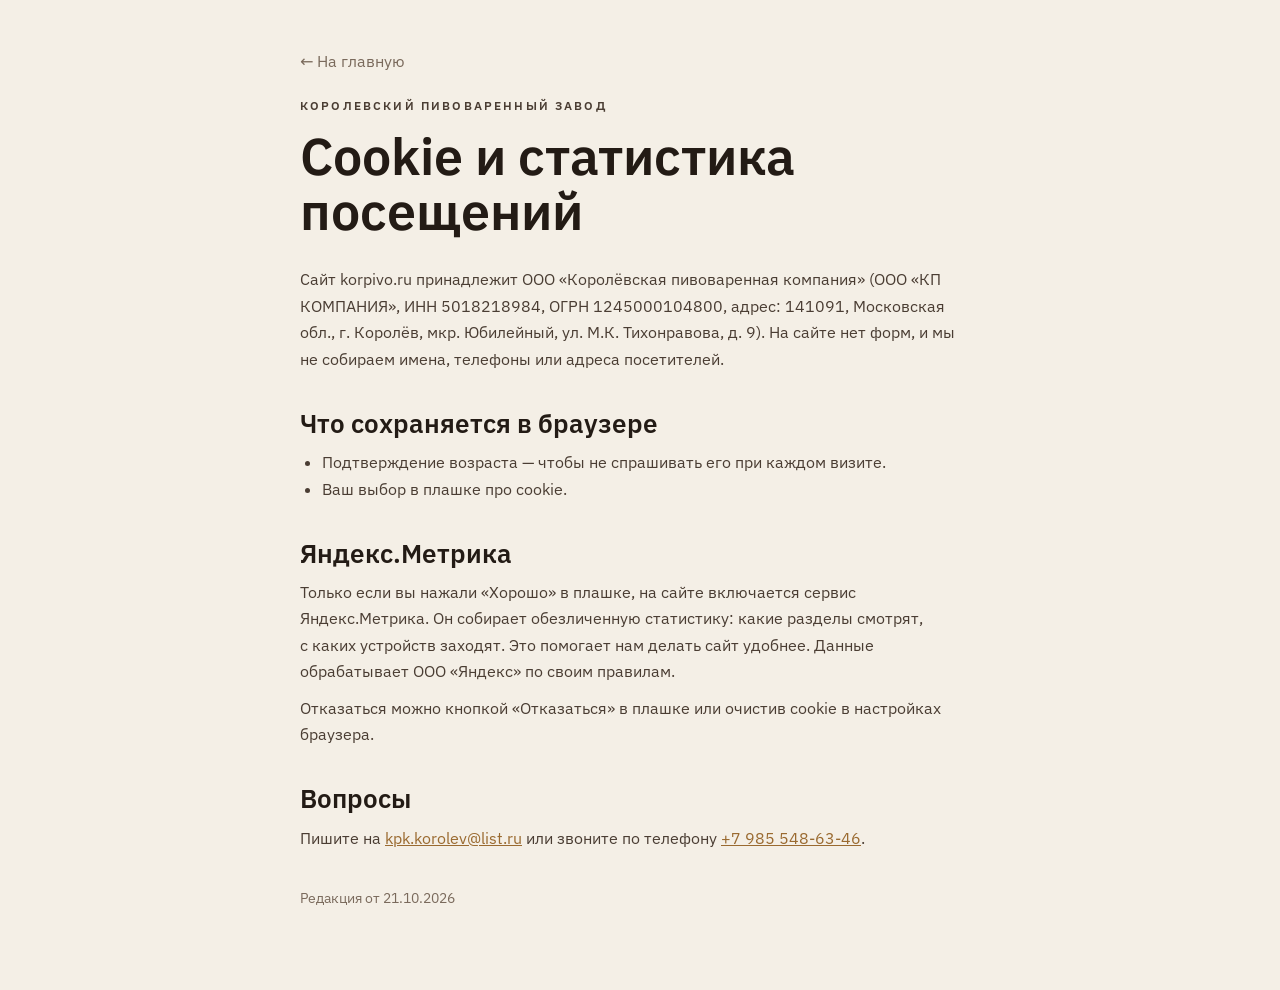
<file: privacy.html>
<!doctype html>
<html lang="ru">
<head>
<meta charset="utf-8">
<meta name="viewport" content="width=device-width, initial-scale=1">
<title>Cookie и статистика — Королевский пивоваренный завод</title>
<meta name="robots" content="noindex">
<link rel="icon" href="img/favicon-48.png" type="image/png">
<link rel="stylesheet" href="css/style.css">
<style>
  .doc { max-width: 760px; padding-top: 48px; padding-bottom: 80px; }
  .doc h1 { font: 600 clamp(36px, 5vw, 52px)/1.05 var(--serif); margin: 14px 0 28px; }
  .doc h2 { font: 600 26px/1.2 var(--serif); margin: 36px 0 10px; }
  .doc p, .doc li { color: var(--ink-2); }
  .doc p + p { margin-top: 10px; }
  .doc ul { list-style: disc; padding-left: 22px; margin-top: 8px; }
  .doc a { color: var(--bronze); }
  .doc .back { display: inline-block; margin-bottom: 24px; color: var(--muted); text-decoration: none; }
</style>
</head>
<body>
<!-- Нужна, только если подключена Яндекс.Метрика (settings.metrika в js/data.js): на неё ссылается плашка про cookie.
     Форм с персональными данными на сайте нет. Черновик — желательно показать юристу. -->
<main class="wrap doc">
  <a class="back" href="./">← На главную</a>
  <p class="eyebrow">Королевский пивоваренный завод</p>
  <h1>Cookie и статистика посещений</h1>

  <p>Сайт korpivo.ru принадлежит ООО «Королёвская пивоваренная компания» (ООО «КП КОМПАНИЯ», ИНН 5018218984, ОГРН 1245000104800, адрес: 141091, Московская обл., г.&nbsp;Королёв, мкр.&nbsp;Юбилейный, ул.&nbsp;М.К.&nbsp;Тихонравова, д.&nbsp;9). На&nbsp;сайте нет форм, и&nbsp;мы не&nbsp;собираем имена, телефоны или адреса посетителей.</p>

  <h2>Что сохраняется в браузере</h2>
  <ul>
    <li>Подтверждение возраста — чтобы не спрашивать его при каждом визите.</li>
    <li>Ваш выбор в&nbsp;плашке про cookie.</li>
  </ul>

  <h2>Яндекс.Метрика</h2>
  <p>Только если вы нажали «Хорошо» в&nbsp;плашке, на&nbsp;сайте включается сервис Яндекс.Метрика. Он&nbsp;собирает обезличенную статистику: какие разделы смотрят, с&nbsp;каких устройств заходят. Это помогает нам делать сайт удобнее. Данные обрабатывает ООО «Яндекс» по&nbsp;своим правилам.</p>
  <p>Отказаться можно кнопкой «Отказаться» в&nbsp;плашке или очистив cookie в&nbsp;настройках браузера.</p>

  <h2>Вопросы</h2>
  <p>Пишите на&nbsp;<a href="mailto:kpk.korolev@list.ru">kpk.korolev@list.ru</a> или звоните по&nbsp;телефону <a href="tel:+79855486346">+7&nbsp;985&nbsp;548-63-46</a>.</p>

  <p style="margin-top:36px;color:var(--muted);font-size:14px">Редакция от&nbsp;21.10.2026</p>
</main>
</body>
</html>
</file>
<file: css/style.css>
/* =========================================================
   Королевский пивоваренный завод — стили
   Светлая «гравюра»: бумага, чернила, бронза
   ========================================================= */

/* ---------- Шрифты (свои, без внешних запросов) ---------- */
/* 25.11: ОДИН шрифт на всё — IBM Plex Sans (OFL, Google Fonts, переменная толщина 100–700): заголовки, текст, цифры.
   Раньше: Cormorant (заголовки) + Manrope (текст) + Plex (цифры) — смотрелось разнобоем. Старые имена ведут на те же файлы. */
@font-face {
  font-family: "IBM Plex Sans"; font-weight: 100 800; font-style: normal; font-display: swap;
  src: url(../fonts/plex-sans-cyrillic-wght.woff2) format("woff2-variations"), url(../fonts/plex-sans-cyrillic-wght.woff2) format("woff2");
  unicode-range: U+0301, U+0400-045F, U+0490-0491, U+04B0-04B1, U+2116;
}
@font-face {
  font-family: "IBM Plex Sans"; font-weight: 100 800; font-style: normal; font-display: swap;
  src: url(../fonts/plex-sans-latin-wght.woff2) format("woff2-variations"), url(../fonts/plex-sans-latin-wght.woff2) format("woff2");
  unicode-range: U+0000-00FF, U+0131, U+0152-0153, U+2000-206F, U+20AC, U+2122, U+2212;
}
@font-face {
  font-family: "IBM Plex Sans"; font-weight: 100 800; font-style: italic; font-display: swap;
  src: url(../fonts/plex-sans-cyrillic-wght.woff2) format("woff2-variations"), url(../fonts/plex-sans-cyrillic-wght.woff2) format("woff2");
  unicode-range: U+0301, U+0400-045F, U+0490-0491, U+04B0-04B1, U+2116;
}
@font-face {
  font-family: "IBM Plex Sans"; font-weight: 100 800; font-style: italic; font-display: swap;
  src: url(../fonts/plex-sans-latin-wght.woff2) format("woff2-variations"), url(../fonts/plex-sans-latin-wght.woff2) format("woff2");
  unicode-range: U+0000-00FF, U+0131, U+0152-0153, U+2000-206F, U+20AC, U+2122, U+2212;
}
@font-face {
  font-family: "Cormorant"; font-weight: 100 800; font-style: normal; font-display: swap;
  src: url(../fonts/plex-sans-cyrillic-wght.woff2) format("woff2-variations"), url(../fonts/plex-sans-cyrillic-wght.woff2) format("woff2");
  unicode-range: U+0301, U+0400-045F, U+0490-0491, U+04B0-04B1, U+2116;
}
@font-face {
  font-family: "Cormorant"; font-weight: 100 800; font-style: normal; font-display: swap;
  src: url(../fonts/plex-sans-latin-wght.woff2) format("woff2-variations"), url(../fonts/plex-sans-latin-wght.woff2) format("woff2");
  unicode-range: U+0000-00FF, U+0131, U+0152-0153, U+2000-206F, U+20AC, U+2122, U+2212;
}
@font-face {
  font-family: "Cormorant"; font-weight: 100 800; font-style: italic; font-display: swap;
  src: url(../fonts/plex-sans-cyrillic-wght.woff2) format("woff2-variations"), url(../fonts/plex-sans-cyrillic-wght.woff2) format("woff2");
  unicode-range: U+0301, U+0400-045F, U+0490-0491, U+04B0-04B1, U+2116;
}
@font-face {
  font-family: "Cormorant"; font-weight: 100 800; font-style: italic; font-display: swap;
  src: url(../fonts/plex-sans-latin-wght.woff2) format("woff2-variations"), url(../fonts/plex-sans-latin-wght.woff2) format("woff2");
  unicode-range: U+0000-00FF, U+0131, U+0152-0153, U+2000-206F, U+20AC, U+2122, U+2212;
}
@font-face {
  font-family: "Manrope"; font-weight: 100 800; font-style: normal; font-display: swap;
  src: url(../fonts/plex-sans-cyrillic-wght.woff2) format("woff2-variations"), url(../fonts/plex-sans-cyrillic-wght.woff2) format("woff2");
  unicode-range: U+0301, U+0400-045F, U+0490-0491, U+04B0-04B1, U+2116;
}
@font-face {
  font-family: "Manrope"; font-weight: 100 800; font-style: normal; font-display: swap;
  src: url(../fonts/plex-sans-latin-wght.woff2) format("woff2-variations"), url(../fonts/plex-sans-latin-wght.woff2) format("woff2");
  unicode-range: U+0000-00FF, U+0131, U+0152-0153, U+2000-206F, U+20AC, U+2122, U+2212;
}
@font-face {
  font-family: "Manrope"; font-weight: 100 800; font-style: italic; font-display: swap;
  src: url(../fonts/plex-sans-cyrillic-wght.woff2) format("woff2-variations"), url(../fonts/plex-sans-cyrillic-wght.woff2) format("woff2");
  unicode-range: U+0301, U+0400-045F, U+0490-0491, U+04B0-04B1, U+2116;
}
@font-face {
  font-family: "Manrope"; font-weight: 100 800; font-style: italic; font-display: swap;
  src: url(../fonts/plex-sans-latin-wght.woff2) format("woff2-variations"), url(../fonts/plex-sans-latin-wght.woff2) format("woff2");
  unicode-range: U+0000-00FF, U+0131, U+0152-0153, U+2000-206F, U+20AC, U+2122, U+2212;
}

/* знак ₽ — в файле latin-ext того же Plex */
@font-face {
  font-family: "IBM Plex Sans"; font-weight: 100 800; font-style: normal; font-display: swap;
  src: url(../fonts/plex-sans-latinext-wght.woff2) format("woff2-variations"), url(../fonts/plex-sans-latinext-wght.woff2) format("woff2");
  unicode-range: U+0100-024F, U+20A0-20AB, U+20AD-20C4;
}
@font-face {
  font-family: "IBM Plex Sans"; font-weight: 100 800; font-style: italic; font-display: swap;
  src: url(../fonts/plex-sans-latinext-wght.woff2) format("woff2-variations"), url(../fonts/plex-sans-latinext-wght.woff2) format("woff2");
  unicode-range: U+0100-024F, U+20A0-20AB, U+20AD-20C4;
}
@font-face {
  font-family: "Cormorant"; font-weight: 100 800; font-style: normal; font-display: swap;
  src: url(../fonts/plex-sans-latinext-wght.woff2) format("woff2-variations"), url(../fonts/plex-sans-latinext-wght.woff2) format("woff2");
  unicode-range: U+0100-024F, U+20A0-20AB, U+20AD-20C4;
}
@font-face {
  font-family: "Cormorant"; font-weight: 100 800; font-style: italic; font-display: swap;
  src: url(../fonts/plex-sans-latinext-wght.woff2) format("woff2-variations"), url(../fonts/plex-sans-latinext-wght.woff2) format("woff2");
  unicode-range: U+0100-024F, U+20A0-20AB, U+20AD-20C4;
}
@font-face {
  font-family: "Manrope"; font-weight: 100 800; font-style: normal; font-display: swap;
  src: url(../fonts/plex-sans-latinext-wght.woff2) format("woff2-variations"), url(../fonts/plex-sans-latinext-wght.woff2) format("woff2");
  unicode-range: U+0100-024F, U+20A0-20AB, U+20AD-20C4;
}
@font-face {
  font-family: "Manrope"; font-weight: 100 800; font-style: italic; font-display: swap;
  src: url(../fonts/plex-sans-latinext-wght.woff2) format("woff2-variations"), url(../fonts/plex-sans-latinext-wght.woff2) format("woff2");
  unicode-range: U+0100-024F, U+20A0-20AB, U+20AD-20C4;
}

/* ---------- Цвета и размеры ---------- */
:root {
  --paper: #F4EFE6;
  --paper-2: #ECE4D6;
  --paper-3: #E1D6C3;
  --ink: #231B15;
  --ink-2: #4A3D33;
  --muted: #7A6A5C;
  --rule: rgba(35, 27, 21, .16);
  --bronze: #9A6A30;
  --bronze-2: #C49455;
  --night: #1F1813;
  --night-2: #2B221B;
  --on-night: #EFE6D6;
  --on-night-2: #B8A894;

  /* цвет пива в карточках */
  --t-straw: #E6BD52;
  --t-gold: #D49B33;
  --t-amber: #BC6F27;
  --t-red: #8F3B21;
  --t-brown: #6A3A1E;
  --t-wheat: #EBD08C;
  --t-dark: #3A2318;

  --serif: "IBM Plex Sans", "Segoe UI", Arial, sans-serif;      /* 25.11: один шрифт — заголовки тоже Plex */
  --sans: "IBM Plex Sans", system-ui, -apple-system, "Segoe UI", Roboto, Arial, sans-serif;
  --wrap: 1200px;
  --gutter: clamp(16px, 4vw, 40px);
  --header-h: 68px;
}

/* ---------- База ---------- */
*, *::before, *::after { box-sizing: border-box; }
html { scroll-behavior: smooth; scroll-padding-top: var(--header-h); -webkit-text-size-adjust: 100%; }
body {
  margin: 0;
  background: var(--paper);
  color: var(--ink);
  font: 400 16px/1.65 var(--sans);
  -webkit-font-smoothing: antialiased;
  text-rendering: optimizeLegibility;
  overflow-x: hidden;
}
img { display: block; max-width: 100%; height: auto; }
a { color: inherit; }
h1, h2, h3, p, ul, ol, figure { margin: 0; }
ul, ol { padding: 0; list-style: none; }
button { font: inherit; color: inherit; cursor: pointer; }
:focus-visible { outline: 2px solid var(--bronze); outline-offset: 3px; }

.wrap { max-width: var(--wrap); margin: 0 auto; padding: 0 var(--gutter); }

.eyebrow {
  font: 600 12px/1.4 var(--sans);
  letter-spacing: .18em;
  text-transform: uppercase;
  color: var(--muted);
}
.num {
  display: inline-block;
  font: italic 500 1.25em/1 var(--serif);
  letter-spacing: 0;
  text-transform: none;
  color: var(--bronze);
  margin-right: .5em;
}
.h2 {
  font: 600 clamp(36px, 4.6vw, 60px)/1.05 var(--serif);
  letter-spacing: -.01em;
  margin: 14px 0 20px;
  text-wrap: balance;
}

/* цифры в антикве — ровные, без «старинных» выносных */
.facts b, .beer__spec b, .timeline b, .callout__phone, .contacts__phone, .age__title { font-variant-numeric: lining-nums; }

/* ---------- Кнопки ---------- */
.btn {
  display: inline-flex; align-items: center; justify-content: center;
  min-height: 52px; padding: 0 28px;
  border: 1px solid var(--ink);
  border-radius: 0;
  font: 600 14px/1 var(--sans);
  letter-spacing: .08em; text-transform: uppercase;
  text-decoration: none;
  transition: background-color .25s, color .25s, border-color .25s;
}
.btn--dark { background: var(--ink); color: var(--paper); }
.btn--dark:hover { background: var(--bronze); border-color: var(--bronze); }
.btn--line { background: transparent; color: var(--ink); }
.btn--line:hover { background: var(--ink); color: var(--paper); }
.btn--light { background: var(--on-night); color: var(--night); border-color: var(--on-night); }
.btn--light:hover { background: var(--bronze-2); border-color: var(--bronze-2); }
.btn:disabled { opacity: .5; pointer-events: none; }

/* ---------- Шапка ---------- */
.header {
  position: sticky; top: 0; z-index: 50;
  background: rgba(244, 239, 230, .96);
  border-bottom: 1px solid transparent;
  transition: border-color .3s;
}
.header.is-stuck { border-bottom-color: var(--rule); }
.header__in { display: flex; align-items: center; gap: 28px; height: var(--header-h); }
.brand { display: flex; align-items: center; gap: 12px; text-decoration: none; margin-right: auto; }
.brand__name {
  font: 600 15px/1.05 var(--sans); letter-spacing: .14em; text-transform: uppercase;
}
.brand__name small {
  display: block; margin-top: 3px;
  font-size: 10px; letter-spacing: .2em; font-weight: 500; color: var(--muted);
}
.nav { display: flex; gap: 26px; }
.nav a {
  position: relative; text-decoration: none;
  font: 500 14px/1 var(--sans); color: var(--ink-2);
  padding: 6px 0;
}
.nav a::after {
  content: ""; position: absolute; left: 0; right: 0; bottom: 0; height: 1px;
  background: var(--bronze); transform: scaleX(0); transform-origin: left; transition: transform .3s;
}
.nav a:hover { color: var(--ink); }
.nav a:hover::after { transform: scaleX(1); }
.header__phone {
  font: 600 15px/1 var(--sans); text-decoration: none; white-space: nowrap;
  padding: 11px 16px; border: 1px solid var(--rule);
  transition: border-color .25s;
}
.header__phone:hover { border-color: var(--ink); }
.burger { display: none; width: 44px; height: 44px; border: 0; background: none; padding: 0; position: relative; }
.burger span, .burger span::before, .burger span::after {
  position: absolute; left: 11px; width: 22px; height: 1.5px; background: var(--ink); content: ""; transition: transform .3s, top .3s;
}
.burger span { top: 21px; }
.burger span::before { left: 0; top: -7px; }
.burger span::after { left: 0; top: 7px; }
.burger[aria-expanded="true"] span { background: transparent; }
.burger[aria-expanded="true"] span::before { top: 0; transform: rotate(45deg); }
.burger[aria-expanded="true"] span::after { top: 0; transform: rotate(-45deg); }

/* ---------- Первый экран ---------- */
.hero {
  position: relative;
  background: var(--paper);
  padding: clamp(24px, 5vw, 64px) 0 0;
  overflow: hidden;
}
/* бумажная фактура, плавно растворяется к низу */
.hero::before {
  content: ""; position: absolute; inset: 0; pointer-events: none;
  background: url(../img/paper.webp) center / cover no-repeat;
  mix-blend-mode: multiply;
  -webkit-mask-image: linear-gradient(to bottom, #000 55%, transparent);
  mask-image: linear-gradient(to bottom, #000 55%, transparent);
}
.hero > * { position: relative; }
.hero__in {
  display: grid; grid-template-columns: minmax(0, 1fr) minmax(0, 1.12fr);
  align-items: center; gap: clamp(16px, 3vw, 48px);
}
.hero__title {
  font: 600 clamp(48px, 7vw, 100px)/.98 var(--serif);
  letter-spacing: -.015em;
  margin: 22px 0 26px;
}
.hero__title em {
  display: block;
  font-style: italic; font-weight: 500;
  color: var(--bronze);
}
.hero__lead { max-width: 30em; font-size: 18px; color: var(--ink-2); }
.hero__actions { display: flex; flex-wrap: wrap; gap: 12px; margin-top: 36px; }
.hero__art { margin-right: calc(-1 * var(--gutter)); }
.hero__art img { width: 100%; mix-blend-mode: multiply; animation: ink-in 1.2s ease-out both; }
@keyframes ink-in { from { opacity: 0; transform: scale(1.02); } to { opacity: 1; transform: none; } }

.facts {
  display: grid; grid-template-columns: repeat(4, 1fr);
  border-top: 1px solid var(--ink);
  border-bottom: 1px solid var(--rule);
  margin-top: clamp(24px, 4vw, 48px);
}
.facts li { padding: 22px 20px 24px; border-left: 1px solid var(--rule); }
.facts li:first-child { border-left: 0; padding-left: 0; }
.facts b { display: block; font: 600 clamp(32px, 3.6vw, 46px)/1 var(--serif); }
.facts span { display: block; margin-top: 8px; font-size: 13px; color: var(--muted); letter-spacing: .04em; }

/* ---------- Секции ---------- */
.section { padding: clamp(72px, 10vw, 136px) 0; overflow: hidden; }
.section__head { max-width: 760px; margin-bottom: clamp(32px, 5vw, 56px); }
.section__lead { font-size: 18px; color: var(--ink-2); max-width: 36em; }

/* ---------- О заводе ---------- */
.about__in {
  display: grid; grid-template-columns: minmax(0, .8fr) minmax(0, 1fr);
  gap: clamp(32px, 7vw, 110px); align-items: center;
}
.about__emblem { position: relative; max-width: 440px; justify-self: center; }
.about__text > p:not(.eyebrow) { font-size: 17px; color: var(--ink-2); margin-top: 14px; max-width: 34em; }
.timeline { margin-top: 36px; border-top: 1px solid var(--rule); }
.timeline li {
  display: grid; grid-template-columns: 170px 1fr; gap: 16px;
  padding: 14px 0; border-bottom: 1px solid var(--rule);
}
.timeline b { font: 600 20px/1.3 var(--serif); }
.timeline span { color: var(--ink-2); }

.pillars {
  display: grid; grid-template-columns: repeat(3, 1fr); gap: 1px;
  background: var(--rule); border: 1px solid var(--rule);
  margin-top: clamp(56px, 8vw, 104px);
}
.pillars li { background: var(--paper); padding: 36px 32px 40px; }
.pillars svg { width: 40px; height: 40px; fill: none; stroke: var(--bronze); stroke-width: 1.4; stroke-linecap: round; stroke-linejoin: round; }
.pillars h3 { font: 600 26px/1.15 var(--serif); margin: 18px 0 10px; }
.pillars p { color: var(--ink-2); font-size: 15px; }

/* ---------- Производство ---------- */
.production { margin-top: clamp(64px, 9vw, 120px); }
.production__head {
  display: grid; grid-template-columns: minmax(0, 1fr) minmax(0, 1.1fr); gap: clamp(24px, 5vw, 72px);
  align-items: end; margin-bottom: clamp(28px, 4vw, 44px);
}
.production__title { font: 600 clamp(30px, 3.6vw, 46px)/1.08 var(--serif); margin-top: 12px; text-wrap: balance; }
.production__facts { display: grid; grid-template-columns: 1fr 1fr; gap: 1px; background: var(--rule); border: 1px solid var(--rule); }
.production__facts li { background: var(--paper); padding: 16px 18px; }
.production__facts b { display: block; font: 600 24px/1.1 var(--serif); font-variant-numeric: lining-nums; color: var(--bronze); }
.production__facts span { display: block; margin-top: 4px; font-size: 13.5px; line-height: 1.45; color: var(--ink-2); }

.gallery {
  display: grid; grid-template-columns: repeat(6, minmax(0, 1fr)); grid-auto-rows: clamp(150px, 17vw, 230px);
  gap: 8px;
}
.gallery__item { position: relative; overflow: hidden; grid-column: span 2; background: var(--paper-3); }
.gallery__item--a { grid-column: span 4; grid-row: span 2; }
.gallery__item--b { grid-row: span 2; }
.gallery__item img {
  width: 100%; height: 100%; object-fit: cover;
  filter: saturate(.8) sepia(.12); transition: transform .6s cubic-bezier(.2,.7,.2,1), filter .4s;
}
.gallery__item:hover img { transform: scale(1.04); filter: none; }

.photo {
  width: min(1400px, calc(100% - 32px)); max-width: none; max-height: calc(100% - 32px);
  padding: 0; border: 0; background: transparent; overflow: visible;
}
.photo::backdrop { background: rgba(20, 15, 11, .9); }
.photo img { display: block; max-width: 100%; max-height: calc(100vh - 64px); margin: 0 auto; }
.photo .sort__close { top: -6px; right: -6px; }
.photo__step {
  position: absolute; top: 50%; transform: translateY(-50%);
  width: 48px; height: 48px; border: 0; background: rgba(244,239,230,.9); color: var(--ink); font-size: 20px;
}
.photo__step--prev { left: 8px; }
.photo__step--next { right: 8px; }
.photo__step:hover { background: var(--paper); }

/* ---------- Сорта ---------- */
.beers { background: var(--paper-2); }
.filters { display: flex; flex-wrap: wrap; align-items: flex-end; gap: 20px 28px; margin-bottom: 32px; }
.filters__group { display: flex; flex-wrap: wrap; gap: 8px; }
.filters__group + .filters__group { padding-left: 28px; border-left: 1px solid var(--rule); }
.filters__label {
  flex-basis: 100%; margin-bottom: 2px;
  font: 600 11px/1.3 var(--sans); letter-spacing: .14em; text-transform: uppercase; color: var(--muted);
}
.chip {
  min-height: 40px; padding: 0 16px;
  border: 1px solid var(--rule); background: transparent; border-radius: 999px;
  font: 500 14px/1 var(--sans); color: var(--ink-2);
  transition: background-color .2s, color .2s, border-color .2s;
}
.chip:hover { border-color: var(--ink); color: var(--ink); }
.chip.is-on { background: var(--ink); border-color: var(--ink); color: var(--paper); }
.filters__count { margin-left: auto; font-size: 14px; color: var(--muted); }
.filters__count b { color: var(--ink); }

.beer-grid {
  display: grid; grid-template-columns: repeat(auto-fill, minmax(min(100%, 300px), 1fr));
  gap: 1px; background: var(--rule); border: 1px solid var(--rule);
}
.beer {
  display: flex; flex-direction: column;
  background: var(--paper); padding: 26px 26px 24px;
  transition: background-color .25s;
}
.beer:hover { background: #FBF8F2; }
.beer[hidden] { display: none; }
.beer__kind {
  display: flex; align-items: center; gap: 10px;
  font: 600 11px/1.3 var(--sans); letter-spacing: .14em; text-transform: uppercase; color: var(--muted);
}
.beer__kind i {
  width: 14px; height: 14px; border-radius: 50%; flex: none;
  background: var(--c);
  box-shadow: inset 0 0 0 1px rgba(0,0,0,.15), inset 0 3px 3px rgba(255,255,255,.35);
}
.beer__name { font: 600 32px/1.05 var(--serif); margin: 14px 0 10px; }
.beer--star .beer__name::after {
  content: "★"; font-size: .45em; vertical-align: super; color: var(--bronze); margin-left: .3em;
}
.beer__desc { font-size: 14.5px; line-height: 1.55; color: var(--ink-2); flex: 1; }
.beer__spec {
  display: flex; gap: 18px; margin-top: 20px; padding-top: 14px; border-top: 1px solid var(--rule);
  font-size: 13px; color: var(--muted);
}
.beer__spec b { font: 600 19px/1 var(--serif); color: var(--ink); margin-left: 2px; }
.beer__var { display: flex; flex-wrap: wrap; gap: 6px; margin-top: 14px; }
.beer__var span {
  font-size: 12px; line-height: 1; padding: 6px 10px;
  border: 1px solid var(--rule); border-radius: 999px; color: var(--ink-2);
}
/* вся плитка кликабельна — открывает карточку сорта */
.beer { position: relative; cursor: pointer; }
.beer__open {
  all: unset; cursor: pointer;
}
.beer__open::after { content: ""; position: absolute; inset: 0; }
.beer__open:focus-visible { outline: none; }
.beer:has(.beer__open:focus-visible) { outline: 2px solid var(--bronze); outline-offset: -2px; }
.beer::before {
  content: ""; position: absolute; left: 0; right: 0; top: 0; height: 3px;
  background: var(--bronze); transform: scaleX(0); transform-origin: left; transition: transform .35s;
}
.beer:hover::before { transform: scaleX(1); }
.beer__name { transition: color .25s; }
.beer:hover .beer__name { color: var(--bronze); }
.beer__more {
  display: flex; align-items: center; gap: 8px; margin-top: 16px;
  font: 600 12px/1 var(--sans); letter-spacing: .14em; text-transform: uppercase; color: var(--bronze);
  opacity: .55; transition: opacity .25s;
}
.beer__more span { transition: transform .25s; }
.beer:hover .beer__more { opacity: 1; }
.beer:hover .beer__more span { transform: translateX(5px); }

.beer__badge {
  position: absolute; top: 22px; right: 22px;
  font: 600 10px/1 var(--sans); letter-spacing: .14em; text-transform: uppercase;
  color: var(--paper); background: var(--bronze); padding: 6px 8px;
}
.sort .beer__badge { position: static; margin-left: 6px; font-style: normal; }
/* место под плашку, чтобы она не наезжала на подпись */
.beer:has(.beer__badge) .beer__kind { padding-right: 96px; }
.beer--ending .beer__kind { padding-right: 150px; }
/* «последняя партия» — серая, некликабельная */
.beer--ending { cursor: default; background: var(--paper-2); }
.beer--ending:hover { background: var(--paper-2); }
.beer--ending::before { display: none; }
.beer--ending > :not(.beer__badge) { opacity: .45; filter: grayscale(1); }
.beer--ending:hover .beer__name { color: inherit; }
.beer--ending .beer__badge { background: var(--muted); }
.chip--new::before { content: "★"; margin-right: 6px; color: var(--bronze); }
.chip--new.is-on::before { color: var(--bronze-2); }
.beer__spec { flex-wrap: wrap; gap: 6px 16px; }

/* свёрнутый список сортов */
.beer-grid.is-collapsed .beer--more { display: none; }
.beers__more { display: flex; justify-content: center; margin-top: 28px; }
.beers__more[hidden] { display: none; }
.beers__more .btn { min-width: 260px; }

.beers__empty { padding: 40px 0; text-align: center; color: var(--muted); }
.beers__note { margin-top: 20px; font-size: 14px; color: var(--muted); }

/* ---------- Магазинам (тёмная секция) ---------- */
.partners { background: var(--night); color: var(--on-night); }
.partners .eyebrow { color: var(--on-night-2); }
.partners .num { color: var(--bronze-2); }
.partners .section__lead { color: var(--on-night-2); }
.partners__in {
  display: grid; grid-template-columns: minmax(0, 1fr) minmax(0, 1fr);
  gap: clamp(40px, 6vw, 96px); align-items: center;
}
.perks { margin-top: 36px; border-top: 1px solid rgba(239,230,214,.14); }
.perks li {
  display: grid; grid-template-columns: 52px 1fr; gap: 12px;
  padding: 20px 0; border-bottom: 1px solid rgba(239,230,214,.14);
}
.perks .num { font-size: 26px; margin: 2px 0 0; }
.perks h3 { font: 600 24px/1.2 var(--serif); margin-bottom: 4px; }
.perks p { color: var(--on-night-2); font-size: 15px; }
.callout {
  margin-top: 40px; padding: 26px 28px;
  border: 1px solid var(--bronze-2);
}
.callout p { font-size: 13px; letter-spacing: .14em; text-transform: uppercase; color: var(--on-night-2); }
.callout__phone {
  display: inline-block; margin-top: 6px;
  font: 600 clamp(32px, 4vw, 46px)/1.1 var(--serif); text-decoration: none; color: var(--on-night);
  transition: color .25s;
}
.callout__phone:hover { color: var(--bronze-2); }
.callout__mail { display: inline-block; margin-top: 4px; padding: 0; border: 0; background: none; font-size: 15px; color: var(--on-night-2); text-decoration: none; border-bottom: 1px solid rgba(239,230,214,.2); cursor: pointer; }

/* ---------- Окно «Где удобнее написать?» ---------- */
.ask {
  width: min(440px, calc(100% - 32px)); padding: 40px 36px 32px; border: 0;
  background: var(--paper); color: var(--ink); box-shadow: 0 30px 80px -20px rgba(0,0,0,.55);
}
.ask::backdrop { background: rgba(31, 24, 19, .72); }
.ask[open] { animation: sort-in .25s ease-out; }
.ask__tag {
  display: inline-block; padding: 6px 12px; border: 1px solid var(--rule); border-radius: 999px;
  font-size: 12px; color: var(--ink-2);
}
.ask__title { font: 600 34px/1.1 var(--serif); margin: 16px 0 10px; }
.ask__text { font-size: 15px; color: var(--ink-2); }
.ask__actions { display: grid; gap: 10px; margin-top: 24px; }
.ask__actions .btn { width: 100%; }
.ask__actions [hidden] { display: none; }
.ask__note { margin-top: 18px; font-size: 13px; color: var(--muted); }
.contacts__list p + p { margin-top: 4px; }
.callout__mail:hover { color: var(--on-night); }
.callout__file {
  display: flex; align-items: center; gap: 10px; width: fit-content; margin-top: 18px;
  font: 600 13px/1 var(--sans); letter-spacing: .1em; text-transform: uppercase;
  color: var(--bronze-2); text-decoration: none;
  padding-top: 18px; border-top: 1px solid rgba(239,230,214,.14);
}
.callout__file svg { width: 18px; height: 18px; fill: none; stroke: currentColor; stroke-width: 1.8; stroke-linecap: round; stroke-linejoin: round; }
.callout__file:hover { color: var(--on-night); }
.callout__file[hidden] { display: none; }
.callout__file + .callout__file { margin-top: 12px; padding-top: 0; border-top: 0; }


.tags { text-align: center; }
.tags__row { display: flex; justify-content: center; align-items: flex-end; padding: 20px 0 10px; }
.tags__row img {
  width: 40%; max-width: 230px;
  box-shadow: 0 24px 50px -12px rgba(0,0,0,.6), 0 2px 6px rgba(0,0,0,.4);
  transition: transform .5s cubic-bezier(.2,.7,.2,1);
}
.tags__row img:nth-child(1) { transform: rotate(-7deg) translate(18%, 6%); }
.tags__row img:nth-child(2) { position: relative; z-index: 2; width: 46%; max-width: 270px; }
.tags__row img:nth-child(3) { transform: rotate(7deg) translate(-18%, 6%); }
.tags:hover .tags__row img:nth-child(1) { transform: rotate(-9deg) translate(8%, 4%); }
.tags:hover .tags__row img:nth-child(3) { transform: rotate(9deg) translate(-8%, 4%); }
.tags figcaption { margin-top: 28px; font: italic 500 20px/1.3 var(--serif); color: var(--on-night-2); }

/* ---------- Где купить ---------- */
.where__in {
  display: grid; grid-template-columns: minmax(0, 340px) minmax(0, 1fr);
  border: 1px solid var(--rule); background: var(--paper);
}
.shops { border-right: 1px solid var(--rule); max-height: 520px; overflow-y: auto; }
.shops li { position: relative; transition: background-color .2s; }
.shops li + li { border-top: 1px solid var(--rule); }
.shops li:hover, .shops li.is-on { background: var(--paper-2); }
.shops li.is-on::before { content: ""; position: absolute; left: 0; top: 0; bottom: 0; width: 3px; background: var(--bronze); }
.shops button {
  display: block; width: 100%; text-align: left;
  border: 0; background: transparent; padding: 18px 22px 6px;
}
.shops button { position: relative; padding-left: 58px; }
.shops i {
  position: absolute; left: 22px; top: 20px;
  display: grid; place-items: center; width: 24px; height: 24px; border-radius: 50%;
  background: var(--ink); color: var(--paper); font: normal 600 12px/1 var(--sans);
}
.shops li.is-on i { background: var(--bronze); }
.shops b { display: block; font: 600 22px/1.2 var(--serif); }
.shops span { display: block; font-size: 15px; color: var(--ink); margin-top: 2px; }
.shops small { display: block; font-size: 13px; color: var(--muted); margin-top: 2px; }
.shops a {
  display: inline-block; margin: 0 22px 16px 58px; font-size: 13px; color: var(--muted);
  text-decoration: none; border-bottom: 1px solid var(--rule);
}
.shops a:hover { color: var(--ink); border-color: var(--ink); }

.map { position: relative; min-height: 520px; background: var(--paper-3); z-index: 0; }
.map__ph {
  position: absolute; inset: 0; display: grid; place-items: center; padding: 20px; text-align: center;
  font: italic 500 20px/1.3 var(--serif); color: var(--muted);
}
/* карта чуть приглушена, в тон «гравюры» */
.map iframe { position: absolute; inset: 0; width: 100%; height: 100%; border: 0; filter: saturate(.7) sepia(.12); }

/* ---------- Контакты ---------- */
.contacts { background: var(--paper-2); }
.contacts__in {
  display: grid; grid-template-columns: minmax(0, 1fr) minmax(0, 1.5fr);
  gap: 40px; align-items: end;
}
.contacts__list { display: grid; grid-template-columns: repeat(3, minmax(0, 1fr)); gap: 28px 32px; }
.contacts__list > div:first-child { grid-column: 1 / -1; }
.contacts__list p:not(.eyebrow) { font-size: 17px; margin-top: 6px; }
.contacts__phone {
  display: inline-block; margin-top: 4px;
  font: 600 clamp(38px, 5vw, 64px)/1.05 var(--serif); text-decoration: none;
  transition: color .25s;
}
.contacts__phone:hover, .contacts__mail:hover { color: var(--bronze); }
.contacts__mail { text-decoration: none; border-bottom: 1px solid var(--rule); transition: color .25s; }
/* ---------- Подвал ---------- */
.footer { border-top: 1px solid var(--rule); }
.footer__in {
  display: flex; flex-wrap: wrap; align-items: center; justify-content: space-between; gap: 28px;
  padding-top: 44px; padding-bottom: 36px;
}
.footer__logo { width: 300px; }
.footer__info { font-size: 13px; color: var(--muted); max-width: 520px; }
.footer__info p + p { margin-top: 6px; }
.footer__info a { color: inherit; }
.footer__info a:hover { color: var(--ink); }

/* ---------- Всплывающее сообщение ---------- */
.toast {
  position: fixed; left: 50%; bottom: 24px; z-index: 120;
  transform: translate(-50%, 16px); opacity: 0; transition: opacity .3s, transform .3s;
  width: max-content; max-width: calc(100% - 32px);
  background: var(--night); color: var(--on-night); padding: 16px 22px;
  box-shadow: 0 18px 40px -10px rgba(0,0,0,.5);
}
.toast.is-on { opacity: 1; transform: translate(-50%, 0); }
.toast b { display: block; font: 600 28px/1.1 var(--serif); font-variant-numeric: lining-nums; }
.toast span { display: block; margin-top: 4px; font-size: 13px; color: var(--on-night-2); }
.toast a { color: var(--bronze-2); }

/* ---------- Плашка про cookie ---------- */
.cookie {
  position: fixed; left: 16px; bottom: 16px; z-index: 110; max-width: 420px;
  background: var(--paper); border: 1px solid var(--rule); padding: 18px 20px;
  box-shadow: 0 18px 40px -12px rgba(0,0,0,.3); font-size: 14px; color: var(--ink-2);
}
.cookie[hidden] { display: none; }
.cookie a { color: var(--bronze); }
.cookie__actions { display: flex; gap: 8px; margin-top: 12px; }
.cookie .btn { min-height: 40px; padding: 0 18px; font-size: 12px; }
.warning {
  background: var(--ink); color: var(--paper);
  text-align: center; padding: 18px var(--gutter);
  font: 700 clamp(13px, 1.6vw, 18px)/1.3 var(--sans); letter-spacing: .12em; text-transform: uppercase;
}

/* ---------- Возрастное окно ---------- */
.age { display: none; }
.js:not(.age-ok) .age {
  display: grid; place-items: center;
  position: fixed; inset: 0; z-index: 100; padding: 16px;
  background: rgba(31, 24, 19, .72);
}
.js:not(.age-ok) body { overflow: hidden; }
.age__card {
  width: 100%; max-width: 460px; text-align: center;
  background: var(--paper); padding: 40px 32px 36px;
  outline: 1px solid var(--rule); outline-offset: -10px;
}
.age__card img { margin: 0 auto 18px; }
.age__title { font: 600 36px/1.1 var(--serif); margin: 10px 0 12px; }
.age__text { color: var(--ink-2); font-size: 15px; }
.age__actions { display: flex; justify-content: center; gap: 10px; margin-top: 28px; flex-wrap: wrap; }
.age__deny { margin-top: 18px; color: var(--t-red); font-weight: 600; }

/* ---------- Карточка сорта ---------- */
.sort-open, .sort-open body { overflow: hidden; }
/* окно одной высоты для всех сортов; если текста больше — прокручивается правая часть */
.sort {
  width: min(920px, calc(100% - 32px)); max-width: none; max-height: calc(100% - 32px);
  height: min(720px, calc(100vh - 32px));
  padding: 0; border: 0; overflow: hidden;
  background: var(--paper); color: var(--ink);
  box-shadow: 0 30px 80px -20px rgba(0,0,0,.55);
}
.sort::backdrop { background: rgba(31, 24, 19, .72); }
.sort[open] { animation: sort-in .3s ease-out; }
@keyframes sort-in { from { opacity: 0; transform: translateY(14px); } to { opacity: 1; transform: none; } }
.sort__in {
  display: grid; grid-template-columns: minmax(0, .85fr) minmax(0, 1fr);
  height: 100%;
}
.sort__close {
  position: absolute; top: 10px; right: 10px; z-index: 2;
  width: 44px; height: 44px; border: 0; background: var(--paper);
  font: 300 32px/1 var(--sans); color: var(--ink-2);
  transition: color .2s, transform .2s;
}
.sort__close:hover { color: var(--ink); transform: rotate(90deg); }

.sort__tag {
  display: grid; place-items: center;
  background: var(--night); padding: clamp(24px, 4vw, 44px);
}
.sort__tag { display: flex; flex-direction: column; align-items: center; justify-content: center; gap: 18px; }
.sort__tag a { display: block; width: 100%; max-width: 340px; }
.sort__switch { display: flex; gap: 6px; }
.sort__switch button {
  min-height: 34px; padding: 0 14px; border-radius: 999px;
  border: 1px solid rgba(239,230,214,.25); background: transparent; color: var(--on-night-2);
  font: 500 13px/1 var(--sans); transition: background-color .2s, color .2s, border-color .2s;
}
.sort__switch button:hover { border-color: var(--on-night); color: var(--on-night); }
.sort__switch button.is-on { background: var(--on-night); border-color: var(--on-night); color: var(--night); }
.sort__tag img { width: 100%; box-shadow: 0 24px 50px -12px rgba(0,0,0,.6), 0 2px 6px rgba(0,0,0,.4); }
/* пустая рамка, пока нет фото ценника */
.sort__ph {
  display: grid; place-items: center; align-content: center; gap: 14px;
  width: 100%; max-width: 300px; aspect-ratio: 520 / 730;
  border: 1.5px dashed rgba(239, 230, 214, .35); outline: 1px solid rgba(239, 230, 214, .12); outline-offset: 8px;
  color: var(--on-night-2); text-align: center;
}
.sort__ph svg { width: 44px; height: 44px; fill: none; stroke: var(--bronze-2); stroke-width: 1.4; stroke-linejoin: round; }
.sort__ph p { font: italic 500 20px/1.3 var(--serif); }

.sort__body { display: flex; flex-direction: column; padding: clamp(28px, 4vw, 44px); padding-right: clamp(28px, 4vw, 56px); overflow-y: auto; }
.sort__name { font: 600 clamp(40px, 5vw, 58px)/1 var(--serif); margin: 14px 0 18px; }
.sort__name.is-star::after { content: "★"; font-size: .4em; vertical-align: super; color: var(--bronze); margin-left: .3em; }
.sort__desc p { font-size: 16px; color: var(--ink-2); }
.sort__desc p + p { margin-top: 10px; }
.sort__spec {
  display: grid; grid-template-columns: repeat(3, 1fr); margin: 22px 0 0;
  border-top: 1px solid var(--rule);
}
.sort__spec div { padding: 12px 0; border-bottom: 1px solid var(--rule); }
.sort__spec .wide { grid-column: 1 / -1; display: flex; justify-content: space-between; gap: 16px; align-items: baseline; }
.sort__spec dt { font: 600 11px/1.3 var(--sans); letter-spacing: .14em; text-transform: uppercase; color: var(--muted); }
.sort__spec dd { margin: 4px 0 0; font: 600 26px/1 var(--serif); font-variant-numeric: lining-nums; }
.sort__spec .wide dd { margin: 0; font: 400 14px/1.3 var(--sans); color: var(--ink-2); }
.sort__recipe { margin: 22px 0 0; padding: 16px 18px; background: var(--paper-2); }
.sort__recipe[hidden] { display: none; }
.sort__recipe div { display: grid; grid-template-columns: 76px 1fr; gap: 12px; padding: 4px 0; }
.sort__recipe dt { font: 600 11px/1.9 var(--sans); letter-spacing: .14em; text-transform: uppercase; color: var(--muted); }
.sort__recipe dd { margin: 0; font-size: 14px; line-height: 1.5; color: var(--ink-2); }
.sort__actions { display: flex; flex-wrap: wrap; gap: 10px; margin-top: 24px; }
.sort__actions .btn { padding: 0 20px; font-size: 13px; }
.sort__nav { display: flex; justify-content: space-between; gap: 12px; margin-top: auto; padding-top: 28px; }
.sort__nav button {
  border: 0; background: none; padding: 8px 0;
  font: 500 14px/1 var(--sans); color: var(--muted); transition: color .2s;
}
.sort__nav button:hover { color: var(--ink); }

/* ---------- Появление при прокрутке ---------- */
.js .reveal { opacity: 0; transform: translateY(18px); transition: opacity .8s ease, transform .8s ease; }
.js .reveal.in { opacity: 1; transform: none; }

@media (prefers-reduced-motion: reduce) {
  html { scroll-behavior: auto; }
  .js .reveal { opacity: 1; transform: none; transition: none; }
  .hero__art img { animation: none; }
  .tags__row img { transition: none; }
  .sort[open] { animation: none; }
}

/* ---------- Адаптив ---------- */
@media (max-width: 1080px) {
  .nav { gap: 18px; }
  .header__phone { display: none; }
}
@media (max-width: 900px) {
  :root { --header-h: 60px; }
  .burger { display: block; margin-right: -10px; }
  .nav {
    position: absolute; top: var(--header-h); left: 0; right: 0;
    flex-direction: column; gap: 0;
    background: var(--paper); border-bottom: 1px solid var(--rule);
    padding: 8px var(--gutter) 20px;
    display: none;
  }
  .nav.is-open { display: flex; }
  .nav a { font-size: 17px; padding: 14px 0; border-bottom: 1px solid var(--rule); }
  .nav a::after { display: none; }

  .hero__in { grid-template-columns: 1fr; }
  .hero__art { margin: 8px calc(-1 * var(--gutter)) 0; }
  .facts { grid-template-columns: repeat(2, 1fr); }
  .facts li:nth-child(3) { border-left: 0; padding-left: 0; }
  .facts li:nth-child(n+3) { border-top: 1px solid var(--rule); }

  .about__in, .partners__in, .contacts__in { grid-template-columns: 1fr; }
  .about__emblem { max-width: 260px; }
  .pillars { grid-template-columns: 1fr; }

  .sort { height: auto; }
  .sort__in { grid-template-columns: 1fr; height: auto; max-height: calc(100vh - 32px); overflow-y: auto; }
  .sort__body { overflow: visible; }
  .sort__tag { padding: 28px 24px; }
  .sort__tag a, .sort__ph { max-width: 180px; }

  .production__head { grid-template-columns: 1fr; }
  .gallery { grid-template-columns: 1fr 1fr; grid-auto-rows: 160px; }
  .gallery__item, .gallery__item--a { grid-column: span 1; }
  .gallery__item--a { grid-column: 1 / -1; grid-row: span 2; }
  .contacts__list { grid-template-columns: 1fr 1fr; }

  .where__in { grid-template-columns: 1fr; }
  .shops { border-right: 0; border-bottom: 1px solid var(--rule); max-height: 300px; }
  .map { min-height: 380px; }
}
@media (max-width: 560px) {
  .brand__name { font-size: 13px; letter-spacing: .1em; }
  .brand__name small { font-size: 9px; letter-spacing: .14em; }
  .hero__lead, .section__lead { font-size: 16px; }
  .hero__actions .btn { flex: 1 1 100%; }
  .facts li { padding: 18px 12px 20px; }
  .timeline li { grid-template-columns: 1fr; gap: 2px; }
  .filters__count { margin-left: 0; width: 100%; }
  .filters__group { width: 100%; }
  .filters__group + .filters__group { padding-left: 0; border-left: 0; padding-top: 18px; border-top: 1px solid var(--rule); }
  .beer { padding: 22px 20px; }
  .contacts__list { grid-template-columns: 1fr; }
  .production__facts { grid-template-columns: 1fr; }
  .cookie { left: 8px; right: 8px; bottom: 8px; max-width: none; }
  .footer__logo { width: 240px; }
}
</file>
